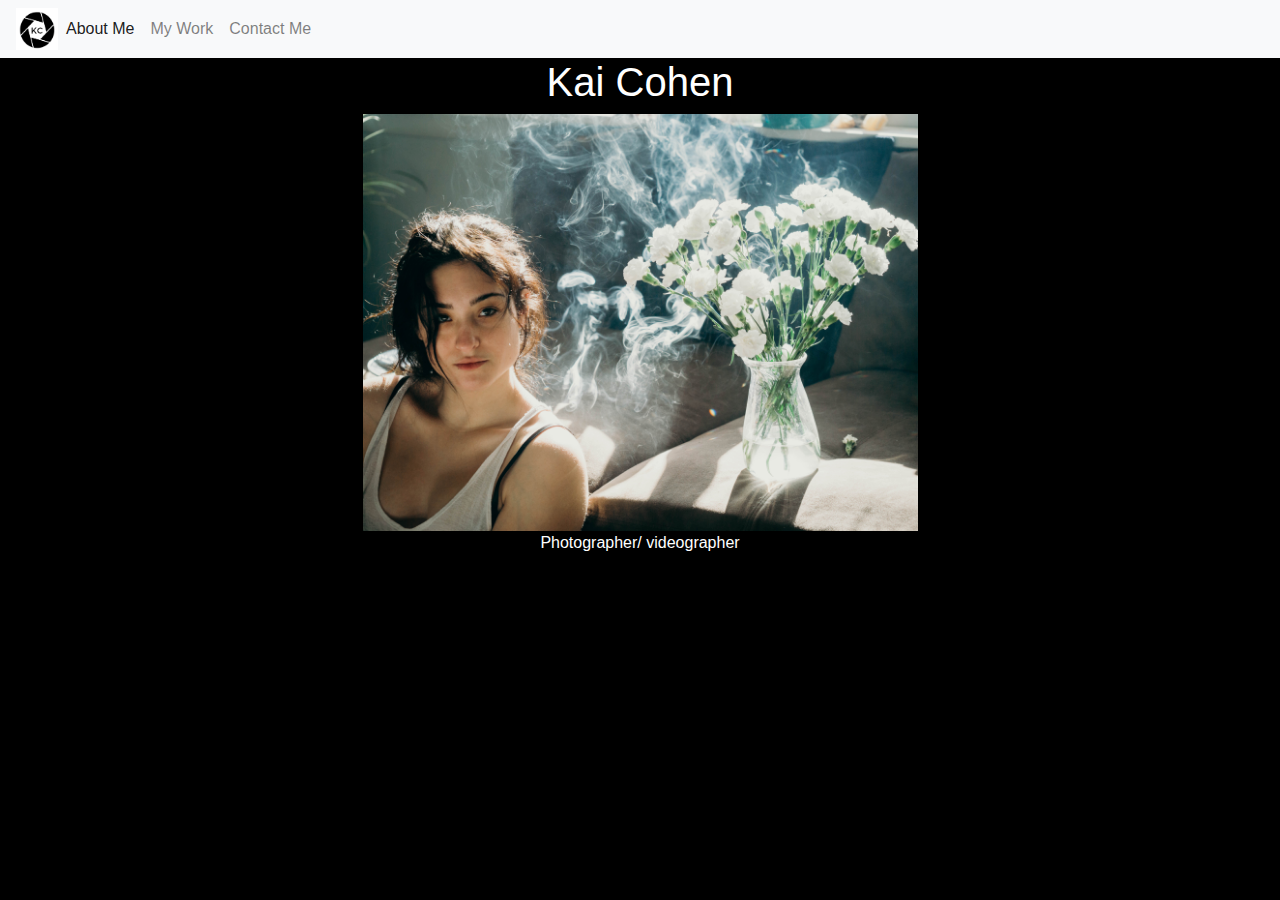
<file: index.html>
<!DOCTYPE html>
<html lang="en">

<head>
    <meta charset="UTF-8">
    <meta name="viewport" content="width=device-width, initial-scale=1.0">
    <meta http-equiv="X-UA-Compatible" content="ie=edge">
    <link rel="stylesheet" href="https://stackpath.bootstrapcdn.com/bootstrap/4.3.1/css/bootstrap.min.css"
        integrity="sha384-ggOyR0iXCbMQv3Xipma34MD+dH/1fQ784/j6cY/iJTQUOhcWr7x9JvoRxT2MZw1T" crossorigin="anonymous">
    <link rel="stylesheet" type="text/css" href="index.css">
    <title>Kai's feckin webpage</title>
</head>

<body>
    <!-- top part-->

    <!--NAVBAR-->

    <nav class="navbar navbar-expand-lg navbar-light text-light bg-light">
            <img src="./assets/white_background_logo.PNG"  height="42" width="42" alt="logo">
            <button class="navbar-toggler" type="button" data-toggle="collapse" data-target="#navbarNav" aria-controls="navbarNav" aria-expanded="false" aria-label="Toggle navigation">
              <span class="navbar-toggler-icon"></span>
            </button>
            <div class="collapse navbar-collapse" id="navbarNav">
              <ul class="navbar-nav">
                <li class="nav-item active">
                  <a class="nav-link" href="./index.html">About Me<span class="sr-only">(current)</span></a>
                </li>
                <li class="nav-item">
                  <a class="nav-link" href="./showcase.html">My Work</a>
                </li>
                <li class="nav-item">
                  <a class="nav-link" href="./contact.html">Contact Me</a>
                </li>
              </ul>
            </div>
          </nav>



    <!--left border-->
    <div id="border" class="container">

    </div>

    <!--main body of site-->
    <div id="body" class="container">



        <!--bio-->
        <h1>Kai Cohen</h1>

        <img class = "bioImg" src="./assets/kai_smoke.jpg" alt="kai placeholder">
        
        <p>Photographer/ videographer</p>

    </div>

    </div>

    <!--right border-->
    <div id="border" class="container">

    </div>

    <script src="https://code.jquery.com/jquery-3.3.1.slim.min.js"
        integrity="sha384-q8i/X+965DzO0rT7abK41JStQIAqVgRVzpbzo5smXKp4YfRvH+8abtTE1Pi6jizo"
        crossorigin="anonymous"></script>
    <script src="https://cdnjs.cloudflare.com/ajax/libs/popper.js/1.14.7/umd/popper.min.js"
        integrity="sha384-UO2eT0CpHqdSJQ6hJty5KVphtPhzWj9WO1clHTMGa3JDZwrnQq4sF86dIHNDz0W1"
        crossorigin="anonymous"></script>
    <script src="https://stackpath.bootstrapcdn.com/bootstrap/4.3.1/js/bootstrap.min.js"
        integrity="sha384-JjSmVgyd0p3pXB1rRibZUAYoIIy6OrQ6VrjIEaFf/nJGzIxFDsf4x0xIM+B07jRM"
        crossorigin="anonymous"></script>
</body>

</html>
</file>
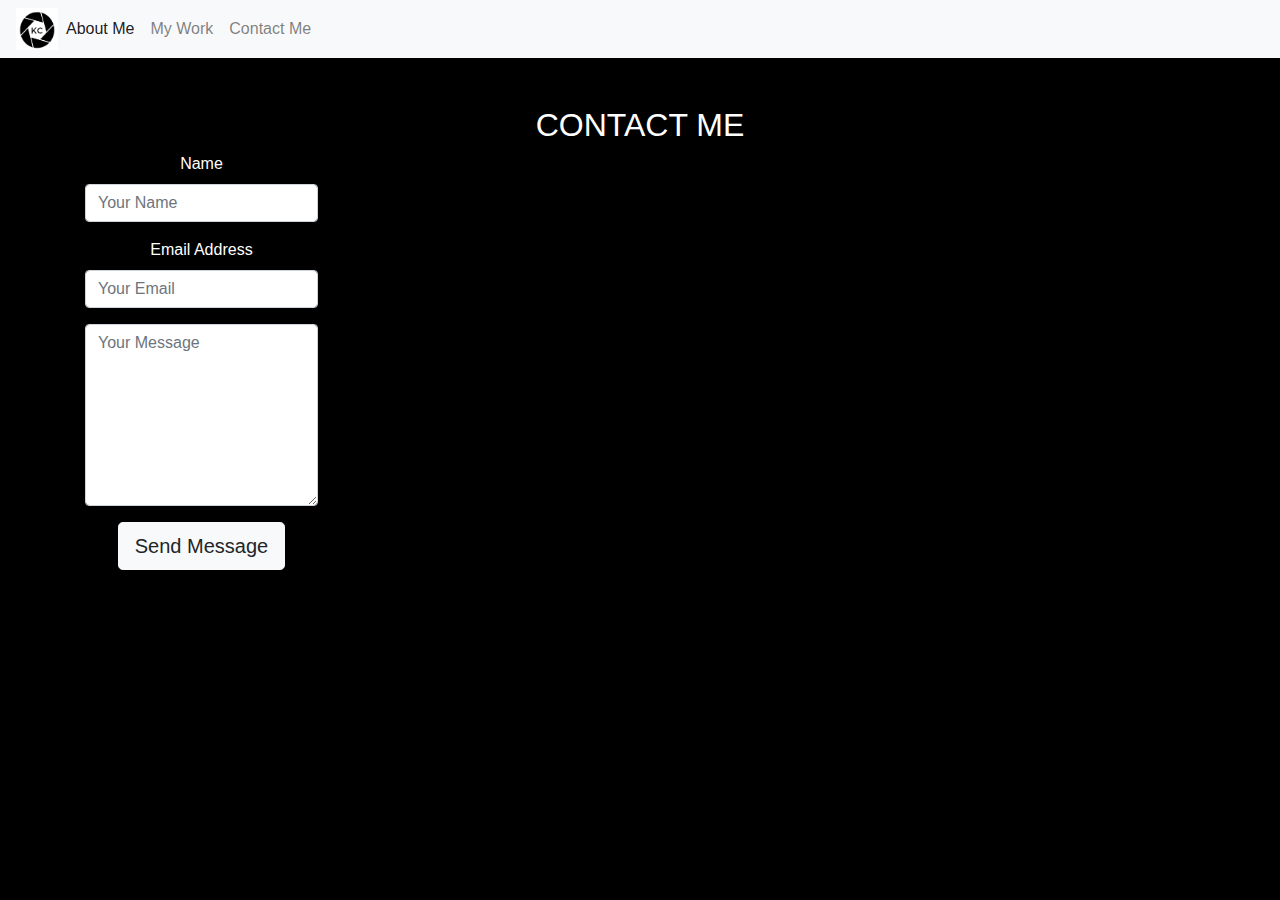
<file: contact.html>
<!DOCTYPE html>
<html lang="en">

<head>
    <meta charset="UTF-8">
    <meta name="viewport" content="width=device-width, initial-scale=1.0">
    <meta http-equiv="X-UA-Compatible" content="ie=edge">
    <link rel="stylesheet" href="https://stackpath.bootstrapcdn.com/bootstrap/4.3.1/css/bootstrap.min.css"
        integrity="sha384-ggOyR0iXCbMQv3Xipma34MD+dH/1fQ784/j6cY/iJTQUOhcWr7x9JvoRxT2MZw1T" crossorigin="anonymous">
    <link rel="stylesheet" type="text/css" href="index.css">
    <title>Kai's feckin webpage</title>
</head>

<body>

    
    <nav class="navbar navbar-expand-lg navbar-light text-light bg-light">
        <img src="./assets/white_background_logo.PNG"  height="42" width="42" alt="logo">
        <button class="navbar-toggler" type="button" data-toggle="collapse" data-target="#navbarNav" aria-controls="navbarNav" aria-expanded="false" aria-label="Toggle navigation">
          <span class="navbar-toggler-icon"></span>
        </button>
        <div class="collapse navbar-collapse" id="navbarNav">
          <ul class="navbar-nav">
            <li class="nav-item active">
              <a class="nav-link" href="./index.html">About Me<span class="sr-only">(current)</span></a>
            </li>
            <li class="nav-item">
              <a class="nav-link" href="./showcase.html">My Work</a>
            </li>
            <li class="nav-item">
              <a class="nav-link" href="./contact.html">Contact Me</a>
            </li>
          </ul>
        </div>
      </nav>
              
    
                 <!--left border-->
    <div id="border" class="container">

    </div>

    <div id="body" class="container">

    <!--CONTACT ME-->

    <section id="contact">
        <br /> <br />
        <div class="container">
            <h2 class="text-uppercase">Contact Me</h2>
            <div class="row">
                <form action="https://formspree.io/klcohen@bsu.edu" method="POST">
                    <div class="control-group">
                        <div class="form-group">
                            <label>Name</label>
                            <input type="text" class="form-control" placeholder="Your Name" id="name" required
                                data-validation-required-message="Please enter your name" name="name">
                            <p class="help-block text-danger"></p>
                        </div>
                    </div>
                    <div class="control-group">
                        <div class="form-group">
                            <label>Email Address</label>
                            <input type="email" class="form-control" placeholder="Your Email" id="email" required
                                data-validation-required-message="Please enter your email" name="_replyto">
                            <p class="help-block text-danger"></p>
                        </div>
                    </div>
                    <div class="control-group">
                        <div class="form-group">
                            <textarea class="form-control" rows="7" placeholder="Your Message" id="message" required
                                data-validation-required-message="Please leave a message" name="message"></textarea>
                            <p class="help-block text-danger"></p>
                        </div>
                    </div>
                    <div class="text-center">
                        <div id="success"></div>
                        <button type="submit" class="btn btn-lg btn-light">
                            <i class="fa fa-paper-plane-o" aria-hidden="true"></i>
                            Send Message
                        </button>
                    </div>
                </form>
            </div>
        </div>
    </section>

    </div>

        <!--right border-->
        <div id="border" class="container">

        </div>

    <script src="https://code.jquery.com/jquery-3.3.1.slim.min.js"
        integrity="sha384-q8i/X+965DzO0rT7abK41JStQIAqVgRVzpbzo5smXKp4YfRvH+8abtTE1Pi6jizo"
        crossorigin="anonymous"></script>
    <script src="https://cdnjs.cloudflare.com/ajax/libs/popper.js/1.14.7/umd/popper.min.js"
        integrity="sha384-UO2eT0CpHqdSJQ6hJty5KVphtPhzWj9WO1clHTMGa3JDZwrnQq4sF86dIHNDz0W1"
        crossorigin="anonymous"></script>
    <script src="https://stackpath.bootstrapcdn.com/bootstrap/4.3.1/js/bootstrap.min.js"
        integrity="sha384-JjSmVgyd0p3pXB1rRibZUAYoIIy6OrQ6VrjIEaFf/nJGzIxFDsf4x0xIM+B07jRM"
        crossorigin="anonymous"></script>
</body>

</html>
</file>
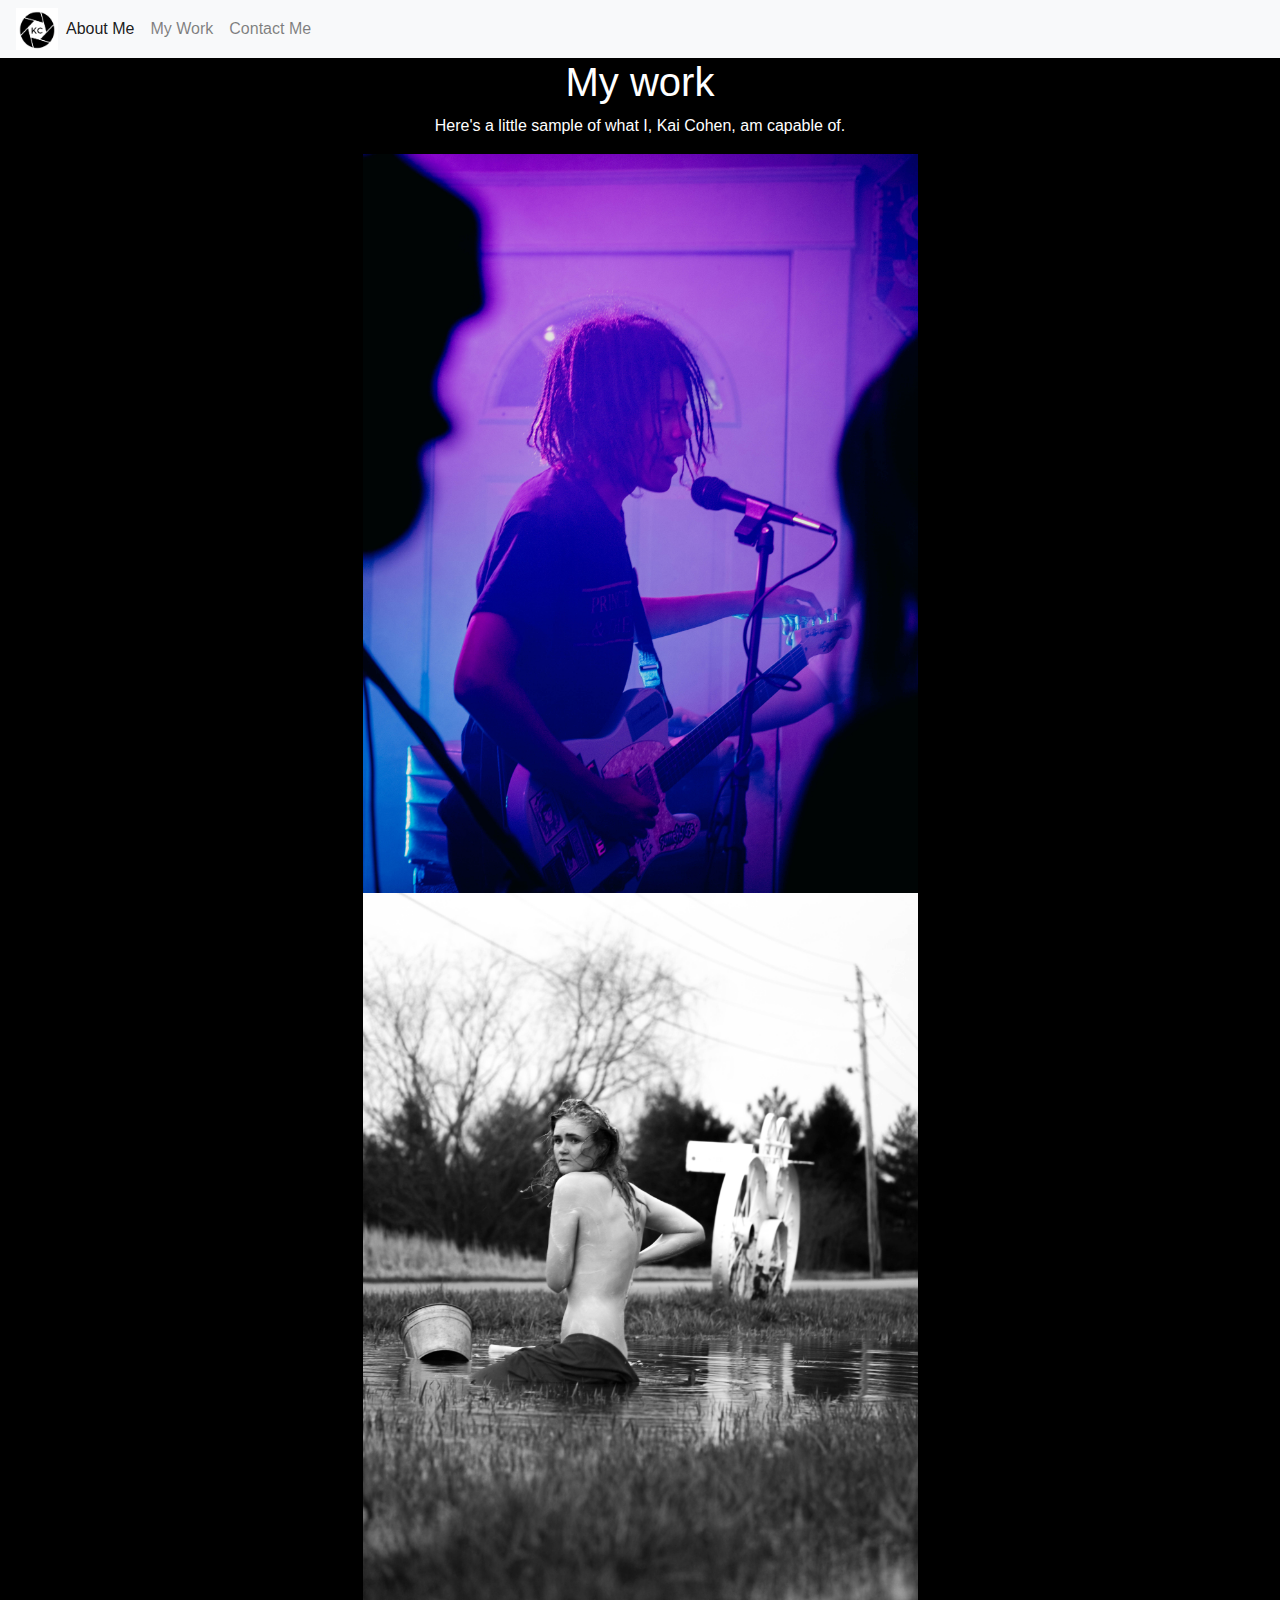
<file: showcase.html>
<!DOCTYPE html>
<html lang="en">
<head>
    <meta charset="UTF-8">
    <meta name="viewport" content="width=device-width, initial-scale=1.0">
    <meta http-equiv="X-UA-Compatible" content="ie=edge">
    <link rel="stylesheet" href="https://stackpath.bootstrapcdn.com/bootstrap/4.3.1/css/bootstrap.min.css"
        integrity="sha384-ggOyR0iXCbMQv3Xipma34MD+dH/1fQ784/j6cY/iJTQUOhcWr7x9JvoRxT2MZw1T" crossorigin="anonymous">
    <link rel="stylesheet" type="text/css" href="index.css">
    <title>My work</title>
</head>
<body>
     <!-- top part-->

    <!--NAVBAR-->

    <nav class="navbar navbar-expand-lg navbar-light text-light bg-light">
        <img src="./assets/white_background_logo.PNG"  height="42" width="42" alt="logo">
        <button class="navbar-toggler" type="button" data-toggle="collapse" data-target="#navbarNav" aria-controls="navbarNav" aria-expanded="false" aria-label="Toggle navigation">
          <span class="navbar-toggler-icon"></span>
        </button>
        <div class="collapse navbar-collapse" id="navbarNav">
          <ul class="navbar-nav">
            <li class="nav-item active">
              <a class="nav-link" href="./index.html">About Me<span class="sr-only">(current)</span></a>
            </li>
            <li class="nav-item">
              <a class="nav-link" href="./showcase.html">My Work</a>
            </li>
            <li class="nav-item">
              <a class="nav-link" href="./contact.html">Contact Me</a>
            </li>
          </ul>
        </div>
      </nav>



<!--left border-->
    <div id="border" class="container">

    </div>
    
<!--main body of site-->

<div id="body" class="container">



    <!--bio-->
    <h1>My work</h1>
    
    <p>Here's a little sample of what I, Kai Cohen, am capable of.</p>

</div>

</div>
    <div id="body" class="container">
    <img class = "bioImg" src="./assets/rocker.jpg" alt="kai placeholder">
    <img class = "bioImg" src="./assets/jenna_puddle.jpg" alt="kai placeholder">

</div>

<!--right border-->
<div id="border" class="container">

</div>
</body>
</html>
</file>
<file: index.css>
body{
    background-color: black;
    color: white;
}

#body{
    text-align: center;
    align-content: center;
}

.d-block{
    max-height: 12em
}

.navbar{
    color: white
}

.bioImg{
    height: 50%;
    width: 50%
}

.carousel-item{
    margin-left: 40%;
    height: 15em;
    
}
</file>
